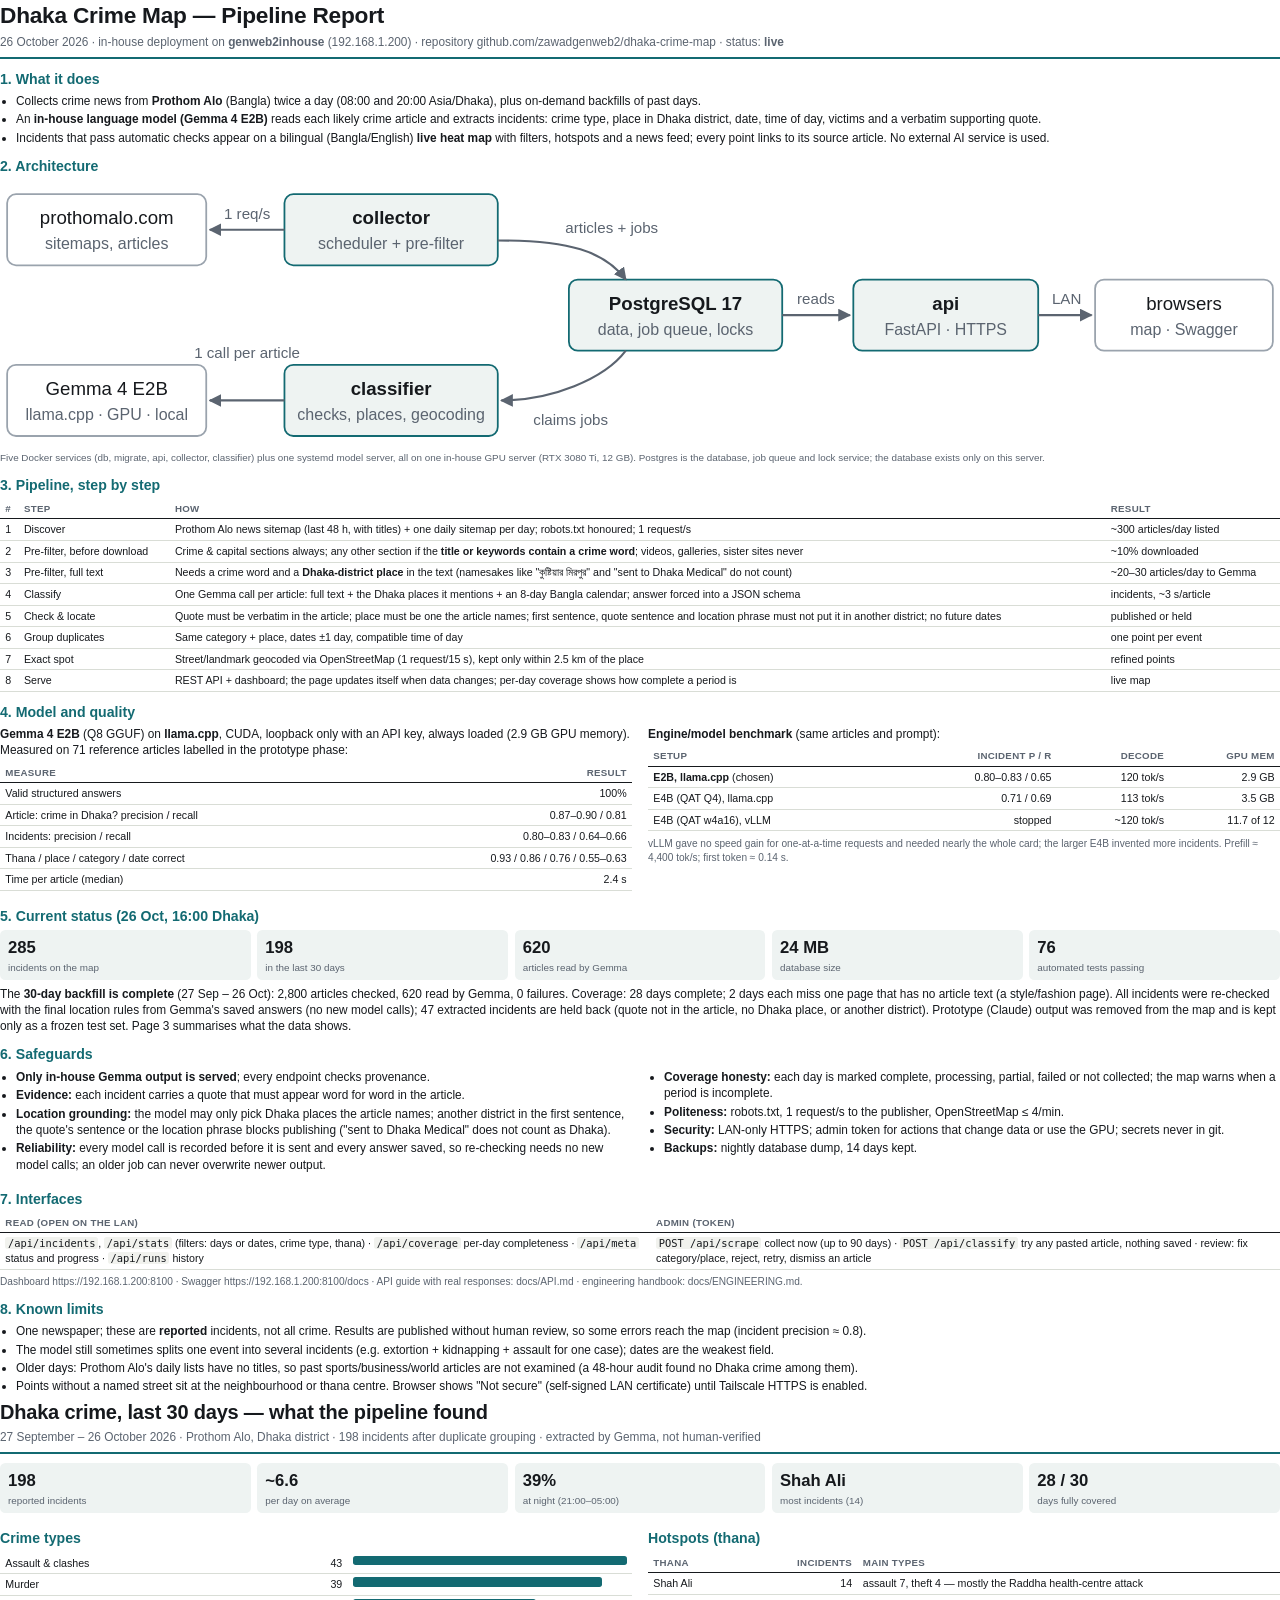
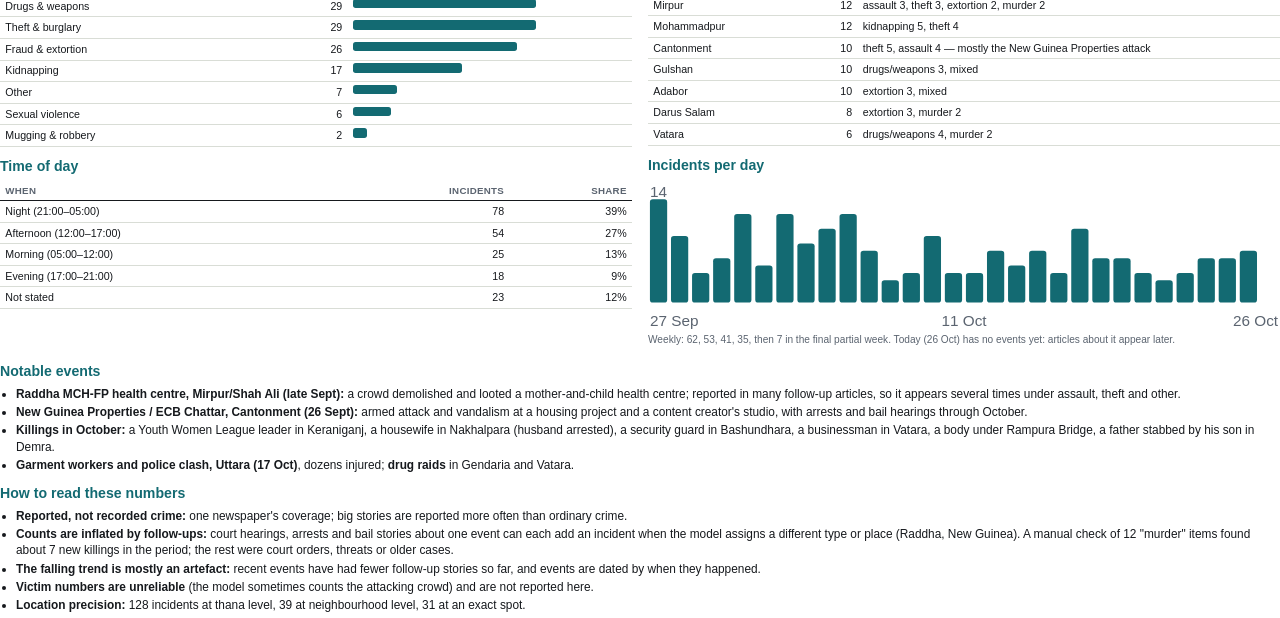
<file: docs/pipeline-report.html>
<!doctype html>
<html lang="en">
<head>
<meta charset="utf-8">
<title>Dhaka Crime Map — Pipeline Report</title>
<style>
@font-face { font-family: "Noto Sans Bengali"; src: url("file:///home/genweb2-zawad/crime-heat-map/dhaka-crime-map/app/static/fonts/noto-sans-bengali-bengali-wght-normal.woff2") format("woff2"); }
@page { size: A4; margin: 12mm 13mm 11mm 13mm; }
:root { --ink:#16191d; --muted:#5b6470; --line:#d9ddd6; --rail:#136a72; --soft:#eef3f2; --warn:#a15c07; }
* { box-sizing: border-box; }
body { margin:0; font: 8.9pt/1.38 "Helvetica Neue", Arial, "Noto Sans Bengali", sans-serif; color: var(--ink); }
h1 { font-size: 17pt; margin: 0; letter-spacing: -.01em; }
.sub { color: var(--muted); margin: 2pt 0 7pt; padding-bottom: 5pt; border-bottom: 2px solid var(--rail); }
h2 { font-size: 10.6pt; color: var(--rail); margin: 8pt 0 3pt; break-after: avoid; }
p { margin: 0 0 3pt; }
ul { margin: 0 0 3pt; padding-left: 12pt; } li { margin: 0 0 1.5pt; }
table { width: 100%; border-collapse: collapse; margin: 2pt 0 4pt; font-size: 8pt; }
th, td { text-align: left; vertical-align: top; padding: 2.2pt 4pt; border-bottom: .6pt solid var(--line); }
th { font-size: 7.3pt; text-transform: uppercase; letter-spacing: .03em; color: var(--muted); border-bottom: 1pt solid var(--ink); }
td.n, th.n { text-align: right; font-variant-numeric: tabular-nums; }
.grid { display: grid; grid-template-columns: 1fr 1fr; gap: 0 12pt; }
.kpis { display: grid; grid-template-columns: repeat(5, 1fr); gap: 5pt; margin: 3pt 0 4pt; }
.kpi { background: var(--soft); border-radius: 4pt; padding: 4pt 6pt; }
.kpi b { display: block; font-size: 12.5pt; } .kpi span { color: var(--muted); font-size: 7.4pt; }
figure { margin: 2pt 0 2pt; } figcaption { color: var(--muted); font-size: 7.4pt; }
svg text { font-family: "Helvetica Neue", Arial, sans-serif; }
.note { color: var(--muted); font-size: 7.6pt; }
.warn { color: var(--warn); }
.page { break-after: page; }
code { font: 7.8pt "DejaVu Sans Mono", Menlo, monospace; background: #f1f2ee; padding: 0 2pt; border-radius: 2pt; }
</style>
</head>
<body>

<section class="page">
<h1>Dhaka Crime Map — Pipeline Report</h1>
<p class="sub">26 October 2026 · in-house deployment on <b>genweb2inhouse</b> (192.168.1.200) · repository github.com/zawadgenweb2/dhaka-crime-map · status: <b>live</b></p>

<h2>1. What it does</h2>
<ul>
<li>Collects crime news from <b>Prothom Alo</b> (Bangla) twice a day (08:00 and 20:00 Asia/Dhaka), plus on-demand backfills of past days.</li>
<li>An <b>in-house language model (Gemma 4 E2B)</b> reads each likely crime article and extracts incidents: crime type, place in Dhaka district, date, time of day, victims and a verbatim supporting quote.</li>
<li>Incidents that pass automatic checks appear on a bilingual (Bangla/English) <b>live heat map</b> with filters, hotspots and a news feed; every point links to its source article. No external AI service is used.</li>
</ul>

<h2>2. Architecture</h2>
<figure>
<svg viewBox="0 0 720 150" width="100%" role="img" aria-label="Collector downloads articles into Postgres; the classifier sends each to the Gemma model server and writes incidents; the API serves the dashboard.">
 <defs><marker id="a" viewBox="0 0 10 10" refX="9" refY="5" markerWidth="6" markerHeight="6" orient="auto"><path d="M0,0 L10,5 L0,10 z" fill="#5b6470"/></marker></defs>
 <g font-size="10.5" fill="#16191d">
  <rect x="4" y="8" width="112" height="40" rx="5" fill="#fff" stroke="#9aa3ad"/><text x="60" y="25" text-anchor="middle">prothomalo.com</text><text x="60" y="39" text-anchor="middle" fill="#5b6470" font-size="9">sitemaps, articles</text>
  <rect x="160" y="8" width="120" height="40" rx="5" fill="#eef3f2" stroke="#136a72"/><text x="220" y="25" text-anchor="middle" font-weight="700">collector</text><text x="220" y="39" text-anchor="middle" fill="#5b6470" font-size="9">scheduler + pre-filter</text>
  <rect x="320" y="56" width="120" height="40" rx="5" fill="#eef3f2" stroke="#136a72"/><text x="380" y="73" text-anchor="middle" font-weight="700">PostgreSQL 17</text><text x="380" y="87" text-anchor="middle" fill="#5b6470" font-size="9">data, job queue, locks</text>
  <rect x="160" y="104" width="120" height="40" rx="5" fill="#eef3f2" stroke="#136a72"/><text x="220" y="121" text-anchor="middle" font-weight="700">classifier</text><text x="220" y="135" text-anchor="middle" fill="#5b6470" font-size="9">checks, places, geocoding</text>
  <rect x="4" y="104" width="112" height="40" rx="5" fill="#fff" stroke="#9aa3ad"/><text x="60" y="121" text-anchor="middle">Gemma 4 E2B</text><text x="60" y="135" text-anchor="middle" fill="#5b6470" font-size="9">llama.cpp · GPU · local</text>
  <rect x="480" y="56" width="104" height="40" rx="5" fill="#eef3f2" stroke="#136a72"/><text x="532" y="73" text-anchor="middle" font-weight="700">api</text><text x="532" y="87" text-anchor="middle" fill="#5b6470" font-size="9">FastAPI · HTTPS</text>
  <rect x="616" y="56" width="100" height="40" rx="5" fill="#fff" stroke="#9aa3ad"/><text x="666" y="73" text-anchor="middle">browsers</text><text x="666" y="87" text-anchor="middle" fill="#5b6470" font-size="9">map · Swagger</text>
 </g>
 <g stroke="#5b6470" stroke-width="1.2" fill="none" marker-end="url(#a)">
  <path d="M160 28 H118"/><path d="M280 34 C 320 34, 340 40, 352 56"/><path d="M352 96 C 340 112, 310 124, 282 124"/>
  <path d="M160 124 H118"/><path d="M440 76 H478"/><path d="M584 76 H614"/>
 </g>
 <g font-size="8.5" fill="#5b6470">
  <text x="139" y="22" text-anchor="middle">1 req/s</text><text x="318" y="30">articles + jobs</text><text x="300" y="138">claims jobs</text>
  <text x="139" y="100" text-anchor="middle">1 call per article</text><text x="459" y="70" text-anchor="middle">reads</text><text x="600" y="70" text-anchor="middle">LAN</text>
 </g>
</svg>
<figcaption>Five Docker services (db, migrate, api, collector, classifier) plus one systemd model server, all on one in-house GPU server (RTX 3080 Ti, 12 GB). Postgres is the database, job queue and lock service; the database exists only on this server.</figcaption>
</figure>

<h2>3. Pipeline, step by step</h2>
<table>
<tr><th>#</th><th>Step</th><th>How</th><th>Result</th></tr>
<tr><td>1</td><td>Discover</td><td>Prothom Alo news sitemap (last 48 h, with titles) + one daily sitemap per day; robots.txt honoured; 1 request/s</td><td>~300 articles/day listed</td></tr>
<tr><td>2</td><td>Pre-filter, before download</td><td>Crime &amp; capital sections always; any other section if the <b>title or keywords contain a crime word</b>; videos, galleries, sister sites never</td><td>~10% downloaded</td></tr>
<tr><td>3</td><td>Pre-filter, full text</td><td>Needs a crime word and a <b>Dhaka-district place</b> in the text (namesakes like "কুষ্টিয়ার মিরপুর" and "sent to Dhaka Medical" do not count)</td><td>~20–30 articles/day to Gemma</td></tr>
<tr><td>4</td><td>Classify</td><td>One Gemma call per article: full text + the Dhaka places it mentions + an 8-day Bangla calendar; answer forced into a JSON schema</td><td>incidents, ~3 s/article</td></tr>
<tr><td>5</td><td>Check &amp; locate</td><td>Quote must be verbatim in the article; place must be one the article names; first sentence, quote sentence and location phrase must not put it in another district; no future dates</td><td>published or held</td></tr>
<tr><td>6</td><td>Group duplicates</td><td>Same category + place, dates ±1 day, compatible time of day</td><td>one point per event</td></tr>
<tr><td>7</td><td>Exact spot</td><td>Street/landmark geocoded via OpenStreetMap (1 request/15 s), kept only within 2.5 km of the place</td><td>refined points</td></tr>
<tr><td>8</td><td>Serve</td><td>REST API + dashboard; the page updates itself when data changes; per-day coverage shows how complete a period is</td><td>live map</td></tr>
</table>

<h2>4. Model and quality</h2>
<div class="grid">
<div>
<p><b>Gemma 4 E2B</b> (Q8 GGUF) on <b>llama.cpp</b>, CUDA, loopback only with an API key, always loaded (2.9 GB GPU memory). Measured on 71 reference articles labelled in the prototype phase:</p>
<table>
<tr><th>Measure</th><th class="n">Result</th></tr>
<tr><td>Valid structured answers</td><td class="n">100%</td></tr>
<tr><td>Article: crime in Dhaka? precision / recall</td><td class="n">0.87–0.90 / 0.81</td></tr>
<tr><td>Incidents: precision / recall</td><td class="n">0.80–0.83 / 0.64–0.66</td></tr>
<tr><td>Thana / place / category / date correct</td><td class="n">0.93 / 0.86 / 0.76 / 0.55–0.63</td></tr>
<tr><td>Time per article (median)</td><td class="n">2.4 s</td></tr>
</table>
</div>
<div>
<p><b>Engine/model benchmark</b> (same articles and prompt):</p>
<table>
<tr><th>Setup</th><th class="n">Incident P / R</th><th class="n">Decode</th><th class="n">GPU mem</th></tr>
<tr><td><b>E2B, llama.cpp</b> (chosen)</td><td class="n">0.80–0.83 / 0.65</td><td class="n">120 tok/s</td><td class="n">2.9 GB</td></tr>
<tr><td>E4B (QAT Q4), llama.cpp</td><td class="n">0.71 / 0.69</td><td class="n">113 tok/s</td><td class="n">3.5 GB</td></tr>
<tr><td>E4B (QAT w4a16), vLLM</td><td class="n">stopped</td><td class="n">~120 tok/s</td><td class="n">11.7 of 12</td></tr>
</table>
<p class="note">vLLM gave no speed gain for one-at-a-time requests and needed nearly the whole card; the larger E4B invented more incidents. Prefill ≈ 4,400 tok/s; first token ≈ 0.14 s.</p>
</div>
</div>
</section>

<section class="page">
<h2>5. Current status (26 Oct, 16:00 Dhaka)</h2>
<div class="kpis">
<div class="kpi"><b>285</b><span>incidents on the map</span></div>
<div class="kpi"><b>198</b><span>in the last 30 days</span></div>
<div class="kpi"><b>620</b><span>articles read by Gemma</span></div>
<div class="kpi"><b>24 MB</b><span>database size</span></div>
<div class="kpi"><b>76</b><span>automated tests passing</span></div>
</div>
<p>The <b>30-day backfill is complete</b> (27 Sep – 26 Oct): 2,800 articles checked, 620 read by Gemma, 0 failures.
Coverage: 28 days complete; 2 days each miss one page that has no article text (a style/fashion page). All incidents
were re-checked with the final location rules from Gemma's saved answers (no new model calls); 47 extracted incidents
are held back (quote not in the article, no Dhaka place, or another district). Prototype (Claude) output was removed
from the map and is kept only as a frozen test set. Page 3 summarises what the data shows.</p>

<h2>6. Safeguards</h2>
<div class="grid">
<ul>
<li><b>Only in-house Gemma output is served</b>; every endpoint checks provenance.</li>
<li><b>Evidence:</b> each incident carries a quote that must appear word for word in the article.</li>
<li><b>Location grounding:</b> the model may only pick Dhaka places the article names; another district in the first sentence, the quote's sentence or the location phrase blocks publishing ("sent to Dhaka Medical" does not count as Dhaka).</li>
<li><b>Reliability:</b> every model call is recorded before it is sent and every answer saved, so re-checking needs no new model calls; an older job can never overwrite newer output.</li>
</ul>
<ul>
<li><b>Coverage honesty:</b> each day is marked complete, processing, partial, failed or not collected; the map warns when a period is incomplete.</li>
<li><b>Politeness:</b> robots.txt, 1 request/s to the publisher, OpenStreetMap ≤ 4/min.</li>
<li><b>Security:</b> LAN-only HTTPS; admin token for actions that change data or use the GPU; secrets never in git.</li>
<li><b>Backups:</b> nightly database dump, 14 days kept.</li>
</ul>
</div>

<h2>7. Interfaces</h2>
<table>
<tr><th>Read (open on the LAN)</th><th>Admin (token)</th></tr>
<tr><td><code>/api/incidents</code>, <code>/api/stats</code> (filters: days or dates, crime type, thana) · <code>/api/coverage</code> per-day completeness · <code>/api/meta</code> status and progress · <code>/api/runs</code> history</td>
<td><code>POST /api/scrape</code> collect now (up to 90 days) · <code>POST /api/classify</code> try any pasted article, nothing saved · review: fix category/place, reject, retry, dismiss an article</td></tr>
</table>
<p class="note">Dashboard https://192.168.1.200:8100 · Swagger https://192.168.1.200:8100/docs · API guide with real responses: docs/API.md · engineering handbook: docs/ENGINEERING.md.</p>

<h2>8. Known limits</h2>
<ul>
<li>One newspaper; these are <b>reported</b> incidents, not all crime. Results are published without human review, so some errors reach the map (incident precision ≈ 0.8).</li>
<li>The model still sometimes splits one event into several incidents (e.g. extortion + kidnapping + assault for one case); dates are the weakest field.</li>
<li>Older days: Prothom Alo's daily lists have no titles, so past sports/business/world articles are not examined (a 48-hour audit found no Dhaka crime among them).</li>
<li>Points without a named street sit at the neighbourhood or thana centre. Browser shows "Not secure" (self-signed LAN certificate) until Tailscale HTTPS is enabled.</li>
</ul>

</section>
<section>
<h1 style="font-size:15pt">Dhaka crime, last 30 days — what the pipeline found</h1>
<p class="sub">27 September – 26 October 2026 · Prothom Alo, Dhaka district · 198 incidents after duplicate grouping · extracted by Gemma, not human-verified</p>

<div class="kpis">
<div class="kpi"><b>198</b><span>reported incidents</span></div>
<div class="kpi"><b>~6.6</b><span>per day on average</span></div>
<div class="kpi"><b>39%</b><span>at night (21:00–05:00)</span></div>
<div class="kpi"><b>Shah Ali</b><span>most incidents (14)</span></div>
<div class="kpi"><b>28 / 30</b><span>days fully covered</span></div>
</div>

<div class="grid">
<div>
<h2>Crime types</h2>
<table><tr><td>Assault & clashes</td><td class="n">43</td><td style="width:45%"><div style="height:7pt;width:100%;background:#136a72;border-radius:2pt"></div></td></tr><tr><td>Murder</td><td class="n">39</td><td style="width:45%"><div style="height:7pt;width:91%;background:#136a72;border-radius:2pt"></div></td></tr><tr><td>Drugs & weapons</td><td class="n">29</td><td style="width:45%"><div style="height:7pt;width:67%;background:#136a72;border-radius:2pt"></div></td></tr><tr><td>Theft & burglary</td><td class="n">29</td><td style="width:45%"><div style="height:7pt;width:67%;background:#136a72;border-radius:2pt"></div></td></tr><tr><td>Fraud & extortion</td><td class="n">26</td><td style="width:45%"><div style="height:7pt;width:60%;background:#136a72;border-radius:2pt"></div></td></tr><tr><td>Kidnapping</td><td class="n">17</td><td style="width:45%"><div style="height:7pt;width:40%;background:#136a72;border-radius:2pt"></div></td></tr><tr><td>Other</td><td class="n">7</td><td style="width:45%"><div style="height:7pt;width:16%;background:#136a72;border-radius:2pt"></div></td></tr><tr><td>Sexual violence</td><td class="n">6</td><td style="width:45%"><div style="height:7pt;width:14%;background:#136a72;border-radius:2pt"></div></td></tr><tr><td>Mugging & robbery</td><td class="n">2</td><td style="width:45%"><div style="height:7pt;width:5%;background:#136a72;border-radius:2pt"></div></td></tr></table>
<h2>Time of day</h2>
<table>
<tr><th>When</th><th class="n">Incidents</th><th class="n">Share</th></tr>
<tr><td>Night (21:00–05:00)</td><td class="n">78</td><td class="n">39%</td></tr>
<tr><td>Afternoon (12:00–17:00)</td><td class="n">54</td><td class="n">27%</td></tr>
<tr><td>Morning (05:00–12:00)</td><td class="n">25</td><td class="n">13%</td></tr>
<tr><td>Evening (17:00–21:00)</td><td class="n">18</td><td class="n">9%</td></tr>
<tr><td>Not stated</td><td class="n">23</td><td class="n">12%</td></tr>
</table>
</div>
<div>
<h2>Hotspots (thana)</h2>
<table>
<tr><th>Thana</th><th class="n">Incidents</th><th>Main types</th></tr>
<tr><td>Shah Ali</td><td class="n">14</td><td>assault 7, theft 4 — mostly the Raddha health-centre attack</td></tr>
<tr><td>Mirpur</td><td class="n">12</td><td>assault 3, theft 3, extortion 2, murder 2</td></tr>
<tr><td>Mohammadpur</td><td class="n">12</td><td>kidnapping 5, theft 4</td></tr>
<tr><td>Cantonment</td><td class="n">10</td><td>theft 5, assault 4 — mostly the New Guinea Properties attack</td></tr>
<tr><td>Gulshan</td><td class="n">10</td><td>drugs/weapons 3, mixed</td></tr>
<tr><td>Adabor</td><td class="n">10</td><td>extortion 3, mixed</td></tr>
<tr><td>Darus Salam</td><td class="n">8</td><td>extortion 3, murder 2</td></tr>
<tr><td>Vatara</td><td class="n">6</td><td>drugs/weapons 4, murder 2</td></tr>
</table>
<h2>Incidents per day</h2>
<svg viewBox="0 0 330 78" width="100%" role="img" aria-label="Daily incident counts, 27 September to 26 October; highest early in the period"><rect x="1.0" y="10.0" width="9.0" height="54.0" rx="1.5" fill="#136a72"/><rect x="12.0" y="29.3" width="9.0" height="34.7" rx="1.5" fill="#136a72"/><rect x="23.0" y="48.6" width="9.0" height="15.4" rx="1.5" fill="#136a72"/><rect x="34.0" y="40.9" width="9.0" height="23.1" rx="1.5" fill="#136a72"/><rect x="45.0" y="17.7" width="9.0" height="46.3" rx="1.5" fill="#136a72"/><rect x="56.0" y="44.7" width="9.0" height="19.3" rx="1.5" fill="#136a72"/><rect x="67.0" y="17.7" width="9.0" height="46.3" rx="1.5" fill="#136a72"/><rect x="78.0" y="33.1" width="9.0" height="30.9" rx="1.5" fill="#136a72"/><rect x="89.0" y="25.4" width="9.0" height="38.6" rx="1.5" fill="#136a72"/><rect x="100.0" y="17.7" width="9.0" height="46.3" rx="1.5" fill="#136a72"/><rect x="111.0" y="37.0" width="9.0" height="27.0" rx="1.5" fill="#136a72"/><rect x="122.0" y="52.4" width="9.0" height="11.6" rx="1.5" fill="#136a72"/><rect x="133.0" y="48.6" width="9.0" height="15.4" rx="1.5" fill="#136a72"/><rect x="144.0" y="29.3" width="9.0" height="34.7" rx="1.5" fill="#136a72"/><rect x="155.0" y="48.6" width="9.0" height="15.4" rx="1.5" fill="#136a72"/><rect x="166.0" y="48.6" width="9.0" height="15.4" rx="1.5" fill="#136a72"/><rect x="177.0" y="37.0" width="9.0" height="27.0" rx="1.5" fill="#136a72"/><rect x="188.0" y="44.7" width="9.0" height="19.3" rx="1.5" fill="#136a72"/><rect x="199.0" y="37.0" width="9.0" height="27.0" rx="1.5" fill="#136a72"/><rect x="210.0" y="48.6" width="9.0" height="15.4" rx="1.5" fill="#136a72"/><rect x="221.0" y="25.4" width="9.0" height="38.6" rx="1.5" fill="#136a72"/><rect x="232.0" y="40.9" width="9.0" height="23.1" rx="1.5" fill="#136a72"/><rect x="243.0" y="40.9" width="9.0" height="23.1" rx="1.5" fill="#136a72"/><rect x="254.0" y="48.6" width="9.0" height="15.4" rx="1.5" fill="#136a72"/><rect x="265.0" y="52.4" width="9.0" height="11.6" rx="1.5" fill="#136a72"/><rect x="276.0" y="48.6" width="9.0" height="15.4" rx="1.5" fill="#136a72"/><rect x="287.0" y="40.9" width="9.0" height="23.1" rx="1.5" fill="#136a72"/><rect x="298.0" y="40.9" width="9.0" height="23.1" rx="1.5" fill="#136a72"/><rect x="309.0" y="37.0" width="9.0" height="27.0" rx="1.5" fill="#136a72"/><rect x="320.0" y="64.0" width="9.0" height="0.0" rx="1.5" fill="#136a72"/><text x="1" y="76" font-size="8" fill="#5b6470">27 Sep</text><text x="165.0" y="76" font-size="8" fill="#5b6470" text-anchor="middle">11 Oct</text><text x="329" y="76" font-size="8" fill="#5b6470" text-anchor="end">26 Oct</text><text x="1" y="9" font-size="8" fill="#5b6470">14</text></svg>
<p class="note">Weekly: 62, 53, 41, 35, then 7 in the final partial week. Today (26 Oct) has no events yet: articles about it appear later.</p>
</div>
</div>

<h2>Notable events</h2>
<ul>
<li><b>Raddha MCH-FP health centre, Mirpur/Shah Ali (late Sept):</b> a crowd demolished and looted a mother-and-child health centre; reported in many follow-up articles, so it appears several times under assault, theft and other.</li>
<li><b>New Guinea Properties / ECB Chattar, Cantonment (26 Sept):</b> armed attack and vandalism at a housing project and a content creator's studio, with arrests and bail hearings through October.</li>
<li><b>Killings in October:</b> a Youth Women League leader in Keraniganj, a housewife in Nakhalpara (husband arrested), a security guard in Bashundhara, a businessman in Vatara, a body under Rampura Bridge, a father stabbed by his son in Demra.</li>
<li><b>Garment workers and police clash, Uttara (17 Oct)</b>, dozens injured; <b>drug raids</b> in Gendaria and Vatara.</li>
</ul>

<h2>How to read these numbers</h2>
<ul>
<li><b>Reported, not recorded crime:</b> one newspaper's coverage; big stories are reported more often than ordinary crime.</li>
<li><b>Counts are inflated by follow-ups:</b> court hearings, arrests and bail stories about one event can each add an incident when the model assigns a different type or place (Raddha, New Guinea). A manual check of 12 "murder" items found about 7 new killings in the period; the rest were court orders, threats or older cases.</li>
<li><b>The falling trend is mostly an artefact:</b> recent events have had fewer follow-up stories so far, and events are dated by when they happened.</li>
<li><b>Victim numbers are unreliable</b> (the model sometimes counts the attacking crowd) and are not reported here.</li>
<li><b>Location precision:</b> 128 incidents at thana level, 39 at neighbourhood level, 31 at an exact spot.</li>
</ul>
</section>
</body>
</html>
</file>
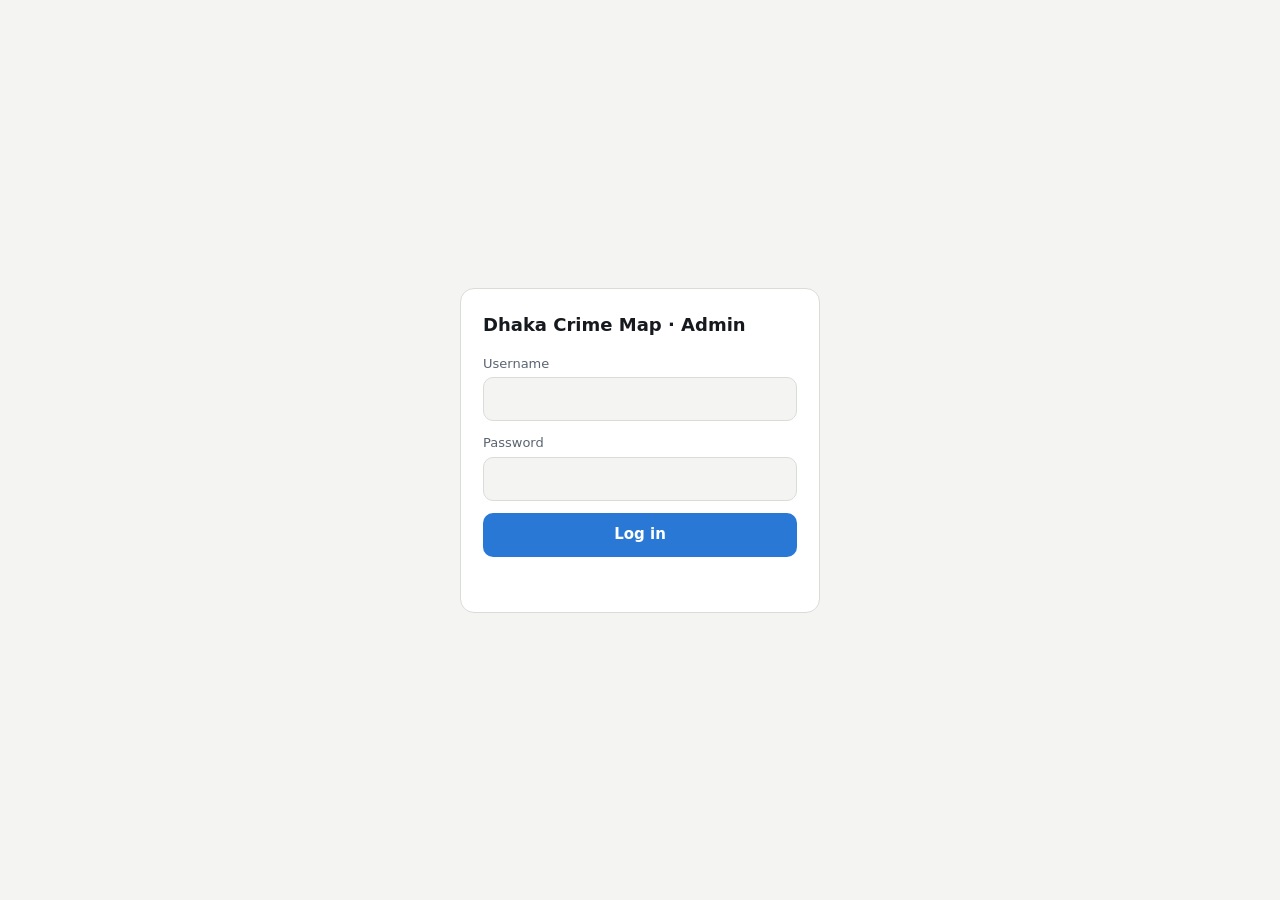
<file: app/admin_static/login.html>
<!doctype html>
<html lang="en">
<head>
<meta charset="utf-8">
<meta name="viewport" content="width=device-width, initial-scale=1">
<meta name="pre" content="{{PRE}}">
<title>Admin login · Dhaka Crime Map</title>
<style>
  :root { --ink:#16191d; --muted:#5b6470; --line:#d9ddd6; --bg:#f4f5f2; --surface:#fff; --accent:#2a78d6; }
  @media (prefers-color-scheme: dark) { :root { --ink:#e8e8e3; --muted:#9a9890; --line:#2c2c2a; --bg:#121211; --surface:#1c1c1b; --accent:#3987e5; } }
  * { box-sizing: border-box; }
  body { margin: 0; min-height: 100vh; display: grid; place-items: center; background: var(--bg); color: var(--ink);
         font: 15px/1.5 system-ui, "Noto Sans Bengali", sans-serif; padding: 16px; }
  form { width: min(360px, 100%); background: var(--surface); border: 1px solid var(--line); border-radius: 14px; padding: 22px; display: grid; gap: 12px; }
  h1 { font-size: 18px; margin: 0 0 4px; }
  label { display: grid; gap: 4px; font-size: 13px; color: var(--muted); }
  input { font: inherit; padding: 10px 12px; border-radius: 10px; border: 1px solid var(--line); background: var(--bg); color: var(--ink); min-height: 44px; }
  button { font: inherit; font-weight: 600; min-height: 44px; border: 0; border-radius: 10px; background: var(--accent); color: #fff; cursor: pointer; }
  #err { color: #d03b3b; min-height: 1.5em; font-size: 14px; margin: 0; }
</style>
</head>
<body>
<form id="f" autocomplete="on">
  <h1>Dhaka Crime Map · Admin</h1>
  <label>Username <input id="u" name="username" autocomplete="username" required></label>
  <label>Password <input id="p" name="password" type="password" autocomplete="current-password" required></label>
  <button type="submit">Log in</button>
  <p id="err" role="alert"></p>
</form>
<script>
document.getElementById("f").addEventListener("submit", async (e) => {
  e.preventDefault();
  const pre = document.querySelector('meta[name="pre"]').content;
  const r = await fetch("/api/login", { method: "POST", headers: { "Content-Type": "application/json", "X-CSRF-Token": pre },
    body: JSON.stringify({ username: document.getElementById("u").value, password: document.getElementById("p").value }) });
  if (r.ok) { location.href = "/"; return; }
  const msg = (await r.json().catch(() => ({}))).detail || `Error ${r.status}`;
  document.getElementById("err").textContent = msg;
  if (r.status === 403) setTimeout(() => location.reload(), 1200);
});
</script>
</body>
</html>
</file>
